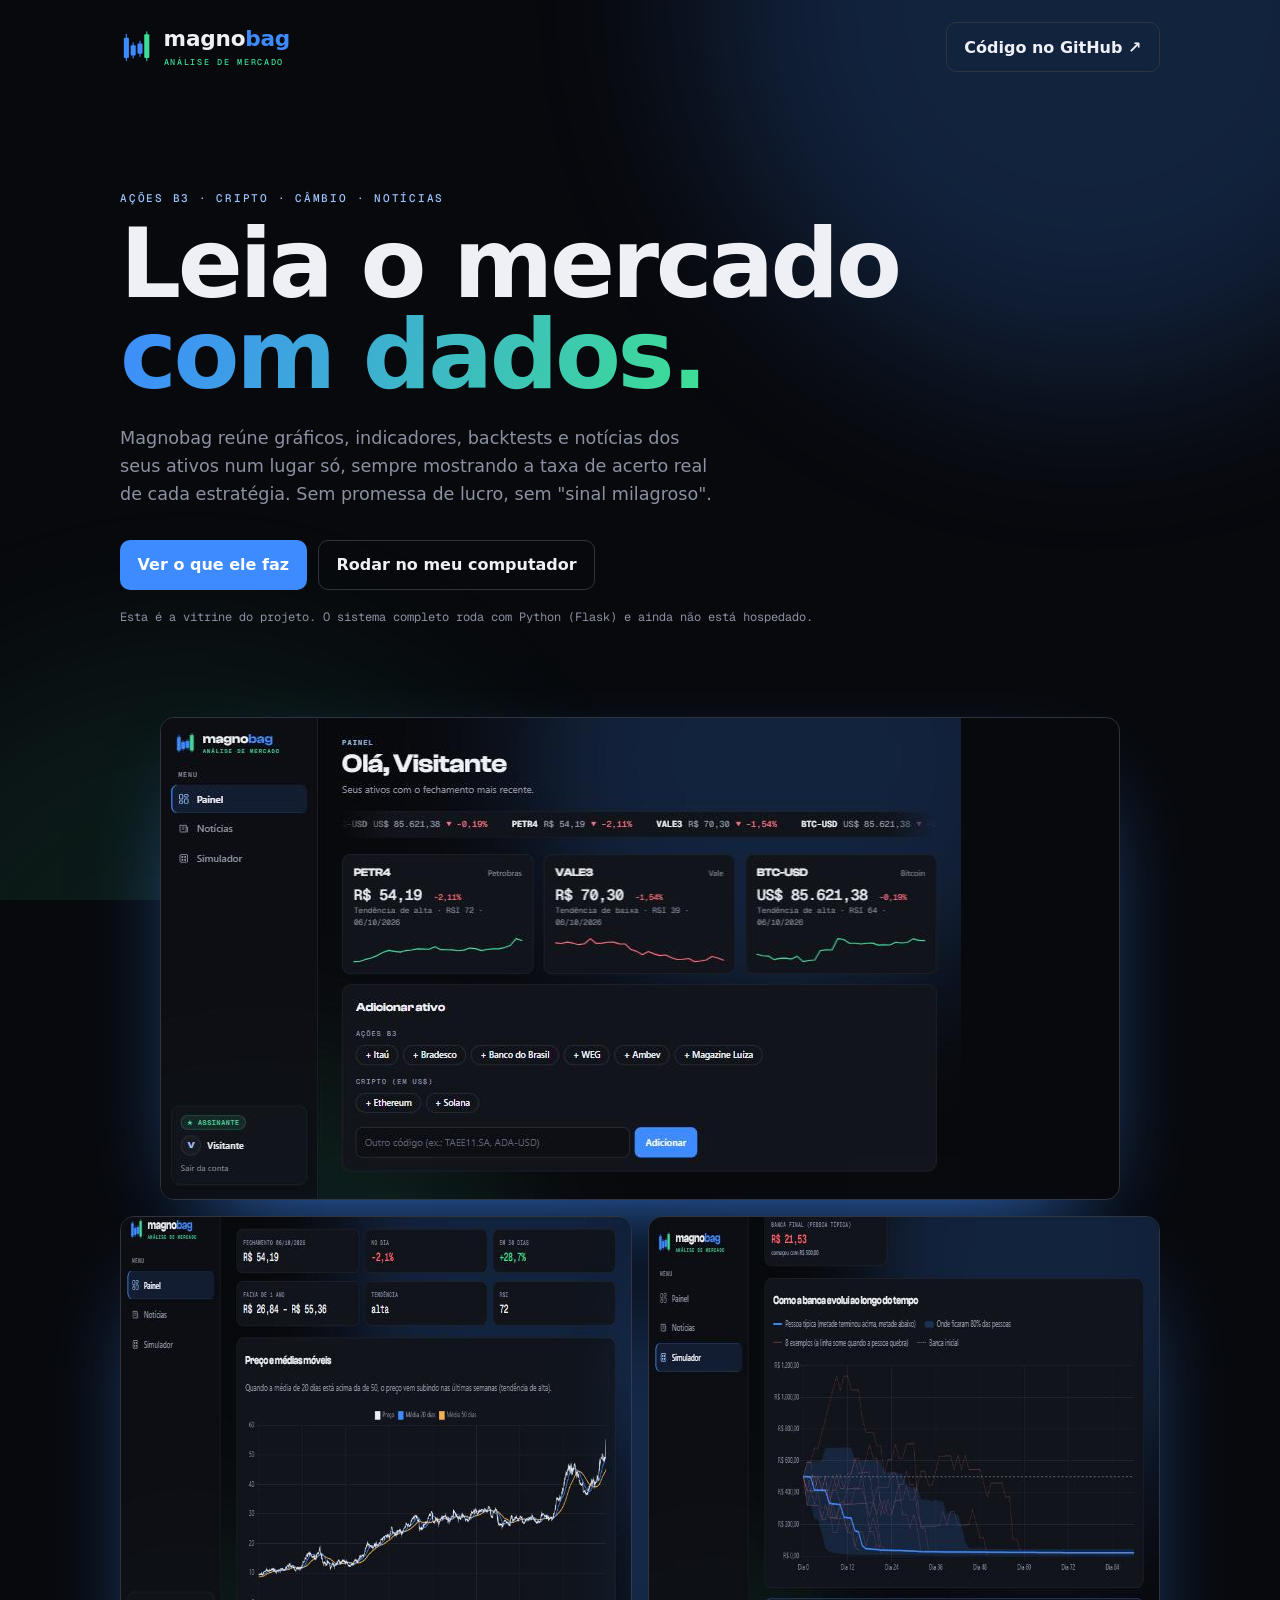
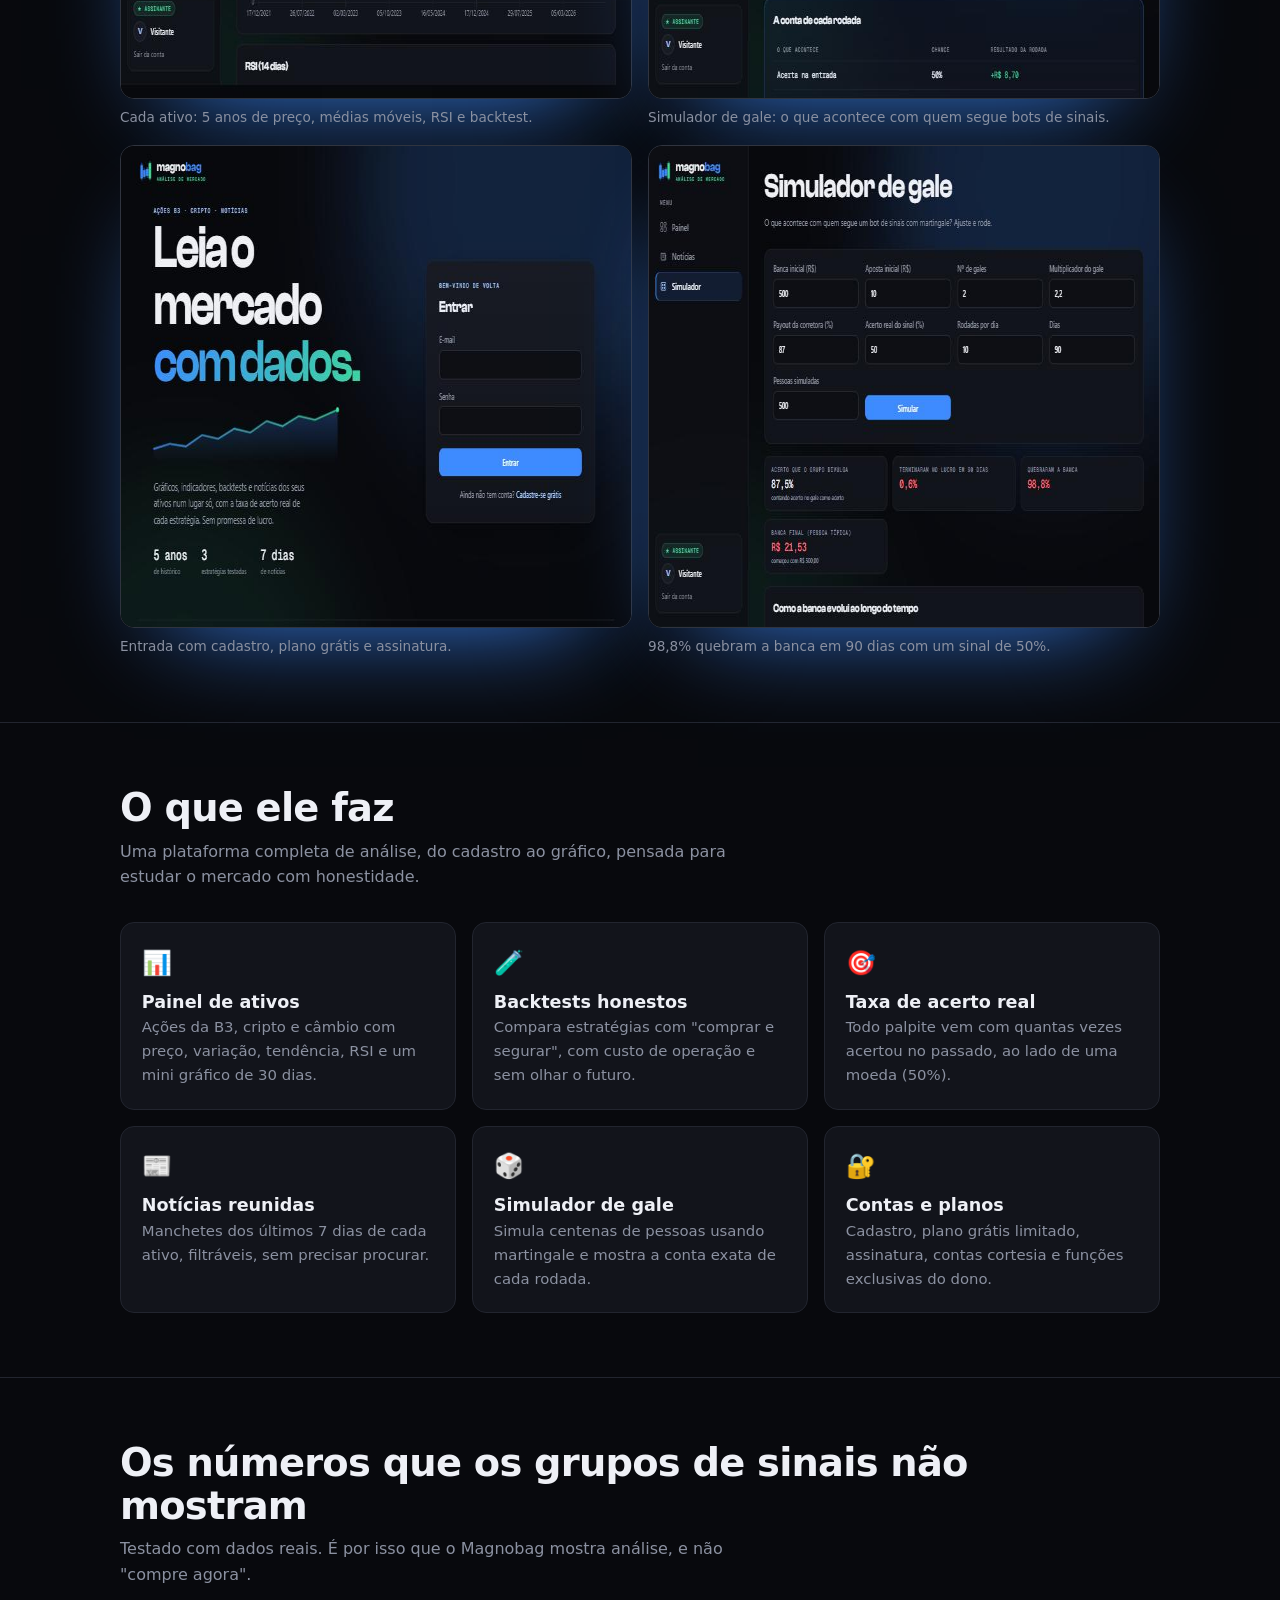
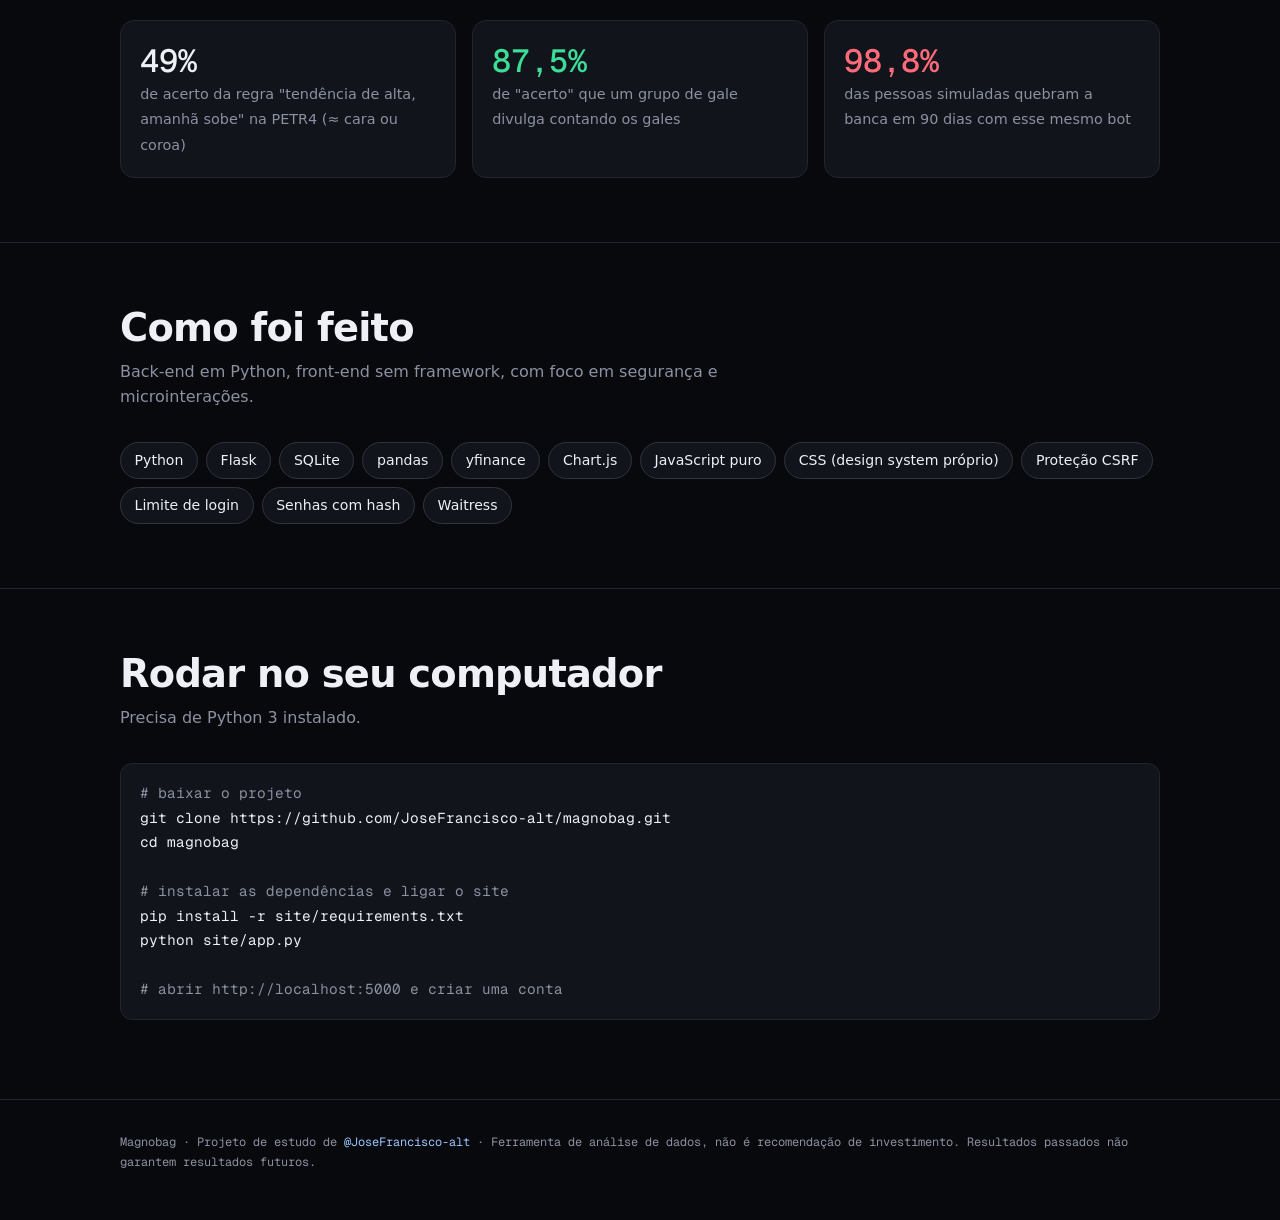
<file: docs/index.html>
<!doctype html>
<html lang="pt-BR">
<head>
  <meta charset="utf-8">
  <meta name="viewport" content="width=device-width, initial-scale=1">
  <title>Magnobag · Análise de mercado com dados</title>
  <meta name="description" content="Magnobag: plataforma de análise de ações da B3 e criptomoedas com gráficos, indicadores, backtests, notícias e um simulador que mostra a verdade sobre os bots de gale.">
  <link rel="icon" type="image/svg+xml" href="img/favicon.svg">
  <link rel="preconnect" href="https://fonts.googleapis.com">
  <link rel="preconnect" href="https://fonts.gstatic.com" crossorigin>
  <link href="https://fonts.googleapis.com/css2?family=Geist+Mono:wght@400;500&display=swap" rel="stylesheet">
  <link href="https://api.fontshare.com/v2/css?f[]=clash-display@500,600&f[]=general-sans@400,500,600&display=swap" rel="stylesheet">
  <style>
    :root {
      --fundo: #08090d; --superficie: #12141b; --superficie-2: #181b24; --borda: #22252f; --borda-forte: #30343f;
      --texto: #eef0f6; --texto-sutil: #8b91a1; --destaque: #3d8bff; --destaque-claro: #9cc4ff;
      --positivo: #3ddc97; --negativo: #ff6b7a;
      --titulo: "Clash Display", "General Sans", system-ui, sans-serif;
      --corpo: "General Sans", system-ui, -apple-system, "Segoe UI", sans-serif;
      --mono: "Geist Mono", ui-monospace, monospace;
      --ease: cubic-bezier(.2, .8, .2, 1);
      color-scheme: dark;
    }
    * { box-sizing: border-box; }
    html { scroll-behavior: smooth; }
    body { margin: 0; background: var(--fundo); color: var(--texto); font: 400 16px/1.6 var(--corpo); -webkit-font-smoothing: antialiased; overflow-x: hidden; }
    a { color: var(--destaque-claro); text-decoration: none; }
    a:hover { color: var(--texto); }
    img { max-width: 100%; display: block; }
    .brilho { position: fixed; inset: 0; z-index: -1; pointer-events: none; overflow: hidden; }
    .brilho::before, .brilho::after { content: ""; position: absolute; width: 60vmax; aspect-ratio: 1; border-radius: 50%; filter: blur(90px); opacity: .2; }
    .brilho::before { background: var(--destaque); top: -30vmax; right: -15vmax; }
    .brilho::after { background: var(--positivo); bottom: -40vmax; left: -15vmax; opacity: .08; }
    .largura { width: 100%; max-width: 1120px; margin: 0 auto; padding: 0 clamp(16px, 4vw, 40px); }

    header { padding: 1.4rem 0; }
    header .largura { display: flex; justify-content: space-between; align-items: center; gap: 1rem; }
    .marca { display: inline-flex; align-items: center; gap: .6rem; color: var(--texto); }
    .marca svg { width: 34px; height: 34px; }
    .marca b { font: 600 1.35rem/1 var(--titulo); letter-spacing: -.01em; }
    .marca b span { color: var(--destaque); }
    .marca small { display: block; margin-top: .3rem; font: 500 8.5px/1 var(--mono); letter-spacing: .2em; text-transform: uppercase; color: var(--positivo); }
    .btn { display: inline-flex; align-items: center; gap: .5rem; padding: .7rem 1.1rem; border-radius: 10px; font-weight: 600; transition: transform .2s var(--ease), box-shadow .25s; }
    .btn:hover { transform: translateY(-1px); }
    .btn-azul { background: var(--destaque); color: #fff; }
    .btn-azul:hover { color: #fff; box-shadow: 0 10px 28px -12px var(--destaque); }
    .btn-borda { border: 1px solid var(--borda-forte); color: var(--texto); }
    .btn-borda:hover { border-color: var(--destaque); }

    .hero { padding: clamp(3rem, 8vw, 6rem) 0 3rem; }
    .eyebrow { font: 500 11px/1.4 var(--mono); letter-spacing: .16em; text-transform: uppercase; color: var(--destaque-claro); margin: 0 0 .8rem; }
    h1 { font: 600 clamp(2.8rem, 8vw, 6rem)/.95 var(--titulo); letter-spacing: -.035em; margin: 0 0 1.4rem; }
    h1 em { font-style: normal; background: linear-gradient(110deg, #3d8bff, #3ddc97, #9cc4ff, #3d8bff); background-size: 300% 100%;
      -webkit-background-clip: text; background-clip: text; color: transparent; animation: gradiente 8s linear infinite; }
    @keyframes gradiente { to { background-position: 300% 0; } }
    .hero p.sub { max-width: 54ch; color: var(--texto-sutil); font-size: 1.1rem; margin: 0 0 2rem; }
    .acoes { display: flex; flex-wrap: wrap; gap: .7rem; }
    .aviso-demo { margin-top: 1.2rem; font: 400 12px var(--mono); color: var(--texto-sutil); }

    .vitrine { padding: 1rem 0 4rem; }
    .print { border: 1px solid var(--borda-forte); border-radius: 14px; overflow: hidden; box-shadow: 0 40px 100px -50px var(--destaque); }
    .prints { display: grid; grid-template-columns: repeat(2, minmax(0, 1fr)); gap: 1rem; margin-top: 1rem; }
    .prints figure { margin: 0; }
    .prints figcaption { font-size: .85rem; color: var(--texto-sutil); margin-top: .5rem; }

    section h2 { font: 600 clamp(1.7rem, 3.4vw, 2.4rem)/1.1 var(--titulo); letter-spacing: -.02em; margin: 0 0 .6rem; }
    section > .largura > p.intro { color: var(--texto-sutil); max-width: 60ch; margin: 0 0 2rem; }
    .bloco { padding: 4rem 0; border-top: 1px solid var(--borda); }
    .grade { display: grid; grid-template-columns: repeat(auto-fit, minmax(250px, 1fr)); gap: 1rem; }
    .cartao { background: var(--superficie); border: 1px solid var(--borda); border-radius: 14px; padding: 1.3rem; transition: transform .3s var(--ease), border-color .3s; }
    .cartao:hover { transform: translateY(-3px); border-color: var(--borda-forte); }
    .cartao .icone { font-size: 1.5rem; }
    .cartao h3 { font: 600 1.1rem var(--titulo); margin: .6rem 0 .3rem; }
    .cartao p { margin: 0; color: var(--texto-sutil); font-size: .93rem; }

    .numeros { display: grid; grid-template-columns: repeat(auto-fit, minmax(200px, 1fr)); gap: 1rem; }
    .numero { background: var(--superficie); border: 1px solid var(--borda); border-radius: 14px; padding: 1.2rem; }
    .numero strong { display: block; font: 500 2rem var(--mono); }
    .numero span { color: var(--texto-sutil); font-size: .9rem; }
    .positivo { color: var(--positivo); } .negativo { color: var(--negativo); }

    .chips { display: flex; flex-wrap: wrap; gap: .5rem; }
    .chip { border: 1px solid var(--borda-forte); border-radius: 999px; padding: .4rem .85rem; font-size: .88rem; background: var(--superficie); }
    pre { background: var(--superficie); border: 1px solid var(--borda); border-radius: 12px; padding: 1.1rem 1.2rem; overflow-x: auto; font: 400 .9rem/1.7 var(--mono); }
    pre .c { color: var(--texto-sutil); }

    footer { border-top: 1px solid var(--borda); padding: 2rem 0 3rem; color: var(--texto-sutil); font: 400 12px/1.7 var(--mono); }

    .surgir { opacity: 0; filter: blur(10px); transform: translateY(14px); transition: opacity .8s var(--ease), filter .8s var(--ease), transform .8s var(--ease); }
    .surgir.visivel { opacity: 1; filter: none; transform: none; }
    @media (max-width: 720px) { .prints { grid-template-columns: 1fr; } }
    @media (prefers-reduced-motion: reduce) {
      *, *::before, *::after { animation: none !important; transition: none !important; }
      .surgir { opacity: 1; filter: none; transform: none; }
    }
  </style>
</head>
<body>
  <div class="brilho" aria-hidden="true"></div>

  <header>
    <div class="largura">
      <a class="marca" href="#" aria-label="Magnobag">
        <svg viewBox="0 0 80 80" aria-hidden="true" stroke-width="2.5" stroke-linecap="round">
          <line x1="15" y1="10" x2="15" y2="72" stroke="#3d8bff"/><rect x="9" y="18" width="12" height="48" rx="2.5" fill="#3d8bff"/>
          <line x1="31" y1="30" x2="31" y2="66" stroke="#3d8bff"/><rect x="25" y="36" width="12" height="24" rx="2.5" fill="#3d8bff"/>
          <line x1="47" y1="26" x2="47" y2="62" stroke="#3d8bff"/><rect x="41" y="32" width="12" height="24" rx="2.5" fill="#3d8bff"/>
          <line x1="63" y1="4" x2="63" y2="72" stroke="#3ddc97"/><rect x="57" y="10" width="12" height="56" rx="2.5" fill="#3ddc97"/>
        </svg>
        <span><b>magno<span>bag</span></b><small>Análise de mercado</small></span>
      </a>
      <a class="btn btn-borda" href="https://github.com/JoseFrancisco-alt/magnobag">Código no GitHub ↗</a>
    </div>
  </header>

  <main>
    <section class="hero">
      <div class="largura">
        <p class="eyebrow">Ações B3 · Cripto · Câmbio · Notícias</p>
        <h1>Leia o mercado<br><em>com dados.</em></h1>
        <p class="sub">Magnobag reúne gráficos, indicadores, backtests e notícias dos seus ativos num lugar só,
          sempre mostrando a taxa de acerto real de cada estratégia. Sem promessa de lucro, sem "sinal milagroso".</p>
        <div class="acoes">
          <a class="btn btn-azul" href="#recursos">Ver o que ele faz</a>
          <a class="btn btn-borda" href="#rodar">Rodar no meu computador</a>
        </div>
        <p class="aviso-demo">Esta é a vitrine do projeto. O sistema completo roda com Python (Flask) e ainda não está hospedado.</p>
      </div>
    </section>

    <section class="vitrine">
      <div class="largura">
        <figure class="print surgir"><img src="img/painel.jpg" alt="Painel do Magnobag com cotações, faixa de preços correndo e mini gráficos de cada ativo" width="800" height="481"></figure>
        <div class="prints">
          <figure class="surgir"><div class="print"><img src="img/ativo.jpg" alt="Página de um ativo com gráfico de 5 anos e médias móveis" loading="lazy" width="800" height="481"></div>
            <figcaption>Cada ativo: 5 anos de preço, médias móveis, RSI e backtest.</figcaption></figure>
          <figure class="surgir"><div class="print"><img src="img/simulador-grafico.jpg" alt="Simulador de gale mostrando a banca das pessoas caindo ao longo do tempo" loading="lazy" width="800" height="481"></div>
            <figcaption>Simulador de gale: o que acontece com quem segue bots de sinais.</figcaption></figure>
          <figure class="surgir"><div class="print"><img src="img/entrada.jpg" alt="Tela de entrada do Magnobag" loading="lazy" width="800" height="481"></div>
            <figcaption>Entrada com cadastro, plano grátis e assinatura.</figcaption></figure>
          <figure class="surgir"><div class="print"><img src="img/simulador.jpg" alt="Controles e resultados do simulador de gale" loading="lazy" width="800" height="481"></div>
            <figcaption>98,8% quebram a banca em 90 dias com um sinal de 50%.</figcaption></figure>
        </div>
      </div>
    </section>

    <section class="bloco" id="recursos">
      <div class="largura">
        <h2>O que ele faz</h2>
        <p class="intro">Uma plataforma completa de análise, do cadastro ao gráfico, pensada para estudar o mercado com honestidade.</p>
        <div class="grade">
          <div class="cartao surgir"><div class="icone">📊</div><h3>Painel de ativos</h3><p>Ações da B3, cripto e câmbio com preço, variação, tendência, RSI e um mini gráfico de 30 dias.</p></div>
          <div class="cartao surgir"><div class="icone">🧪</div><h3>Backtests honestos</h3><p>Compara estratégias com "comprar e segurar", com custo de operação e sem olhar o futuro.</p></div>
          <div class="cartao surgir"><div class="icone">🎯</div><h3>Taxa de acerto real</h3><p>Todo palpite vem com quantas vezes acertou no passado, ao lado de uma moeda (50%).</p></div>
          <div class="cartao surgir"><div class="icone">📰</div><h3>Notícias reunidas</h3><p>Manchetes dos últimos 7 dias de cada ativo, filtráveis, sem precisar procurar.</p></div>
          <div class="cartao surgir"><div class="icone">🎲</div><h3>Simulador de gale</h3><p>Simula centenas de pessoas usando martingale e mostra a conta exata de cada rodada.</p></div>
          <div class="cartao surgir"><div class="icone">🔐</div><h3>Contas e planos</h3><p>Cadastro, plano grátis limitado, assinatura, contas cortesia e funções exclusivas do dono.</p></div>
        </div>
      </div>
    </section>

    <section class="bloco">
      <div class="largura">
        <h2>Os números que os grupos de sinais não mostram</h2>
        <p class="intro">Testado com dados reais. É por isso que o Magnobag mostra análise, e não "compre agora".</p>
        <div class="numeros">
          <div class="numero surgir"><strong>49%</strong><span>de acerto da regra "tendência de alta, amanhã sobe" na PETR4 (≈ cara ou coroa)</span></div>
          <div class="numero surgir"><strong class="positivo">87,5%</strong><span>de "acerto" que um grupo de gale divulga contando os gales</span></div>
          <div class="numero surgir"><strong class="negativo">98,8%</strong><span>das pessoas simuladas quebram a banca em 90 dias com esse mesmo bot</span></div>
        </div>
      </div>
    </section>

    <section class="bloco">
      <div class="largura">
        <h2>Como foi feito</h2>
        <p class="intro">Back-end em Python, front-end sem framework, com foco em segurança e microinterações.</p>
        <div class="chips">
          <span class="chip">Python</span><span class="chip">Flask</span><span class="chip">SQLite</span><span class="chip">pandas</span>
          <span class="chip">yfinance</span><span class="chip">Chart.js</span><span class="chip">JavaScript puro</span><span class="chip">CSS (design system próprio)</span>
          <span class="chip">Proteção CSRF</span><span class="chip">Limite de login</span><span class="chip">Senhas com hash</span><span class="chip">Waitress</span>
        </div>
      </div>
    </section>

    <section class="bloco" id="rodar">
      <div class="largura">
        <h2>Rodar no seu computador</h2>
        <p class="intro">Precisa de Python 3 instalado.</p>
<pre><span class="c"># baixar o projeto</span>
git clone https://github.com/JoseFrancisco-alt/magnobag.git
cd magnobag

<span class="c"># instalar as dependências e ligar o site</span>
pip install -r site/requirements.txt
python site/app.py

<span class="c"># abrir http://localhost:5000 e criar uma conta</span></pre>
      </div>
    </section>
  </main>

  <footer>
    <div class="largura">
      Magnobag · Projeto de estudo de <a href="https://github.com/JoseFrancisco-alt">@JoseFrancisco-alt</a> · Ferramenta de análise de dados, não é recomendação de investimento.
      Resultados passados não garantem resultados futuros.
    </div>
  </footer>

  <script>
    const surgir = document.querySelectorAll(".surgir");
    if ("IntersectionObserver" in window) {
      const obs = new IntersectionObserver((entradas) => entradas.forEach((e) => {
        if (e.isIntersecting) { e.target.classList.add("visivel"); obs.unobserve(e.target); }
      }), { threshold: 0.1 });
      surgir.forEach((el) => obs.observe(el));
    } else {
      surgir.forEach((el) => el.classList.add("visivel"));
    }
  </script>
</body>
</html>
</file>
